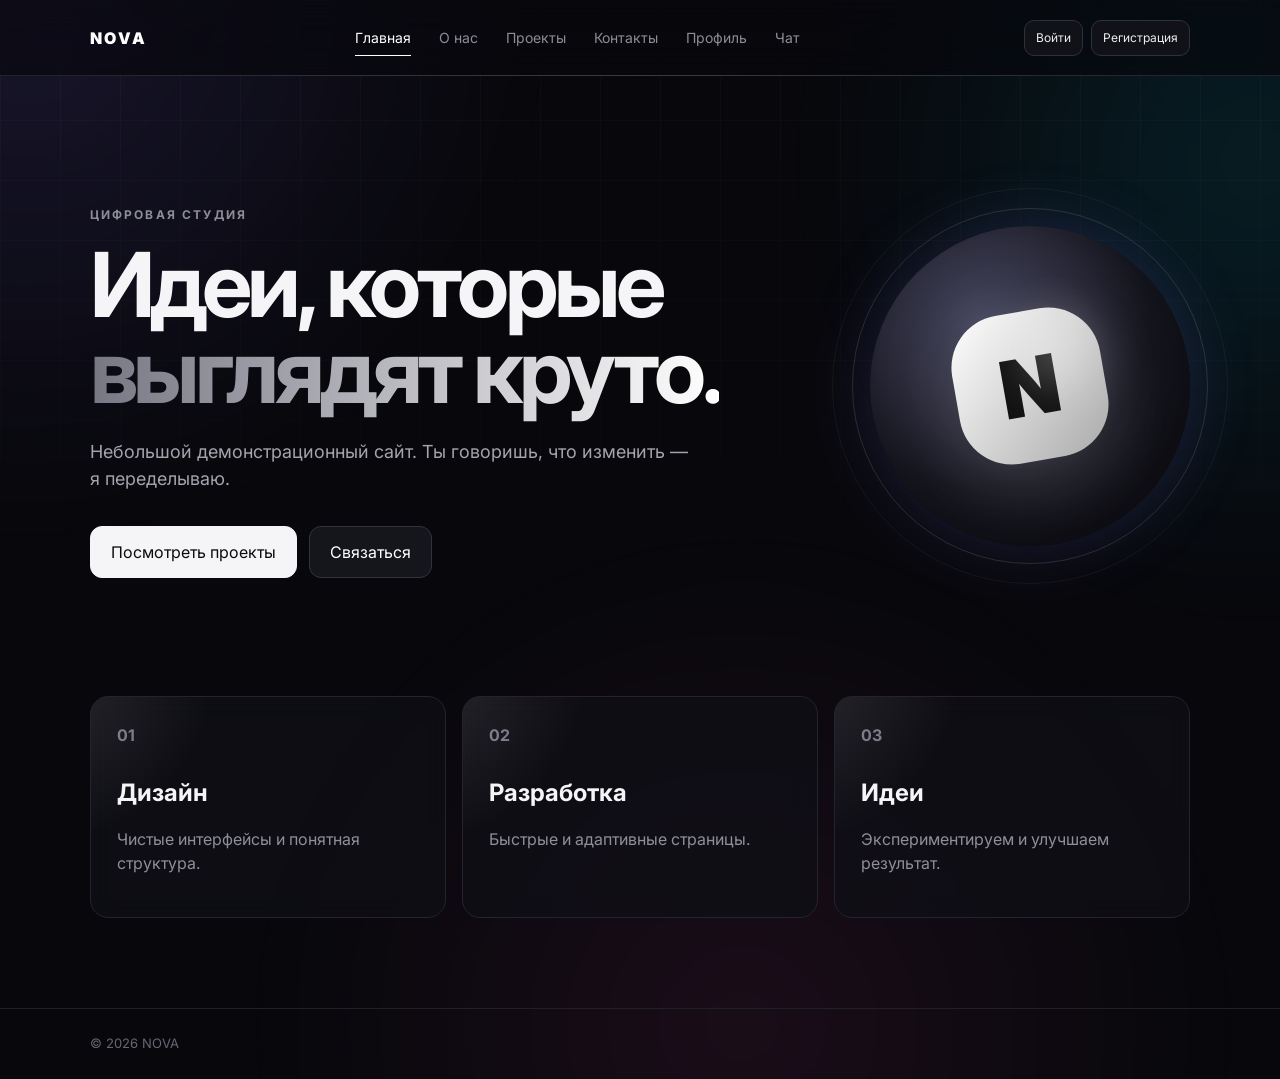
<file: index.html>
<!doctype html>
<html lang="ru">
<head>
  <meta charset="utf-8">
  <meta name="viewport" content="width=device-width,initial-scale=1">
  <title>Nova — Главная</title>
  <link rel="stylesheet" href="style.css">
</head>
<body>
<header class="header"><a class="logo" href="index.html">NOVA</a>
<nav><a class="active" href="index.html">Главная</a><a href="about.html">О нас</a><a href="projects.html">Проекты</a><a href="contact.html">Контакты</a><a href="profile.html">Профиль</a><a href="chat.html">Чат</a></nav>
</header>
<main>
<section class="hero">
  <div><p class="eyebrow">ЦИФРОВАЯ СТУДИЯ</p><h1>Идеи, которые<br><span>выглядят круто.</span></h1>
  <p class="lead">Небольшой демонстрационный сайт. Ты говоришь, что изменить — я переделываю.</p>
  <div class="buttons"><a class="btn primary" href="projects.html">Посмотреть проекты</a><a class="btn" href="contact.html">Связаться</a></div></div>
  <div class="orb"><div class="orb-inner">N</div></div>
</section>
<section class="cards"><article><b>01</b><h3>Дизайн</h3><p>Чистые интерфейсы и понятная структура.</p></article><article><b>02</b><h3>Разработка</h3><p>Быстрые и адаптивные страницы.</p></article><article><b>03</b><h3>Идеи</h3><p>Экспериментируем и улучшаем результат.</p></article></section>
</main>
<footer>© 2026 NOVA</footer>
<script src="effects.js"></script>
<script src="auth.js"></script>
</body></html>
</file>
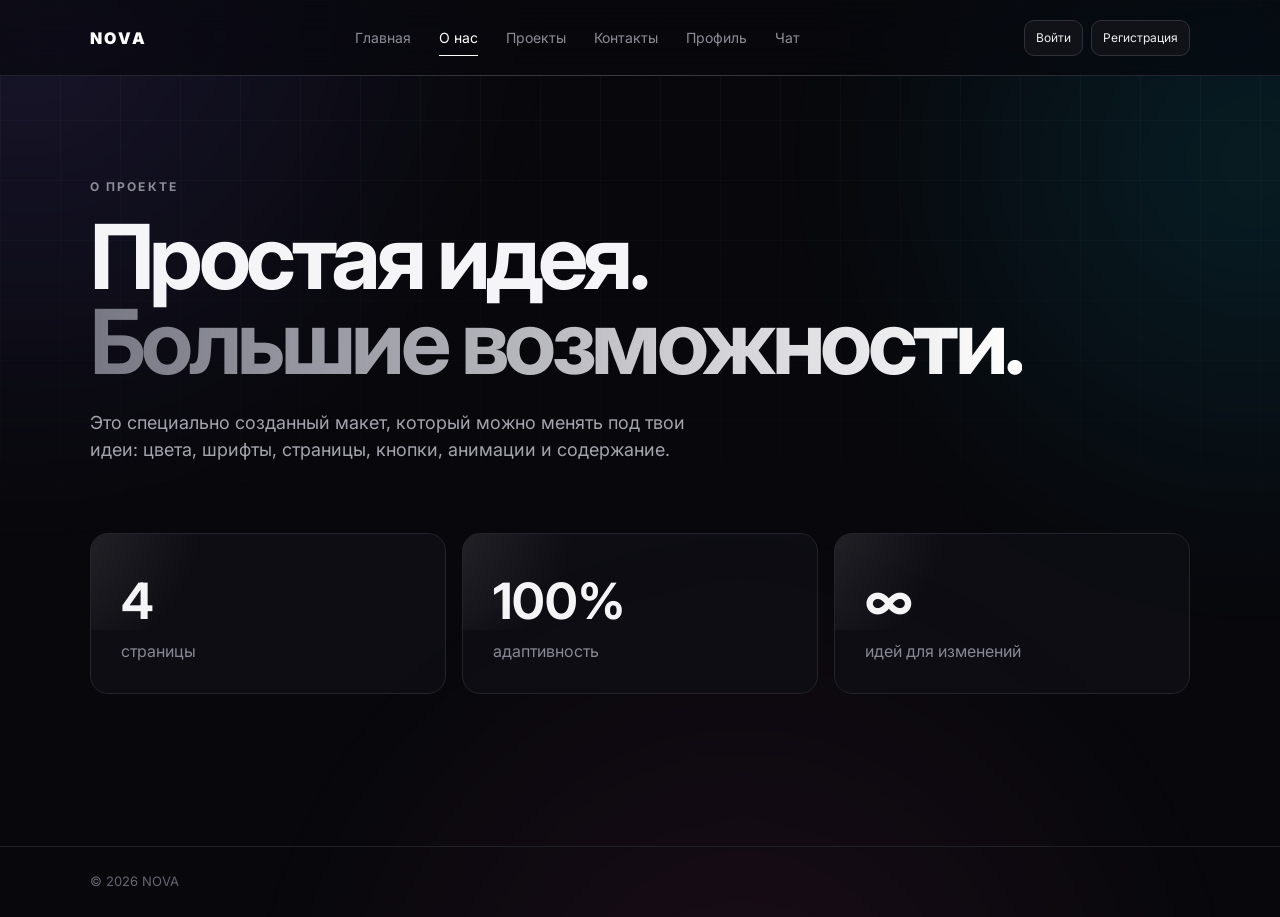
<file: about.html>
<!doctype html><html lang="ru"><head><meta charset="utf-8"><meta name="viewport" content="width=device-width,initial-scale=1"><title>Nova — О нас</title><link rel="stylesheet" href="style.css"></head><body>
<header class="header"><a class="logo" href="index.html">NOVA</a><nav><a href="index.html">Главная</a><a class="active" href="about.html">О нас</a><a href="projects.html">Проекты</a><a href="contact.html">Контакты</a><a href="profile.html">Профиль</a><a href="chat.html">Чат</a></nav></header>
<main class="page"><p class="eyebrow">О ПРОЕКТЕ</p><h1>Простая идея.<br><span>Большие возможности.</span></h1><p class="lead">Это специально созданный макет, который можно менять под твои идеи: цвета, шрифты, страницы, кнопки, анимации и содержание.</p>
<div class="info-grid"><div><strong>4</strong><span>страницы</span></div><div><strong>100%</strong><span>адаптивность</span></div><div><strong>∞</strong><span>идей для изменений</span></div></div></main><footer>© 2026 NOVA</footer><script src="effects.js"></script>
<script src="auth.js"></script>
</body></html>
</file>
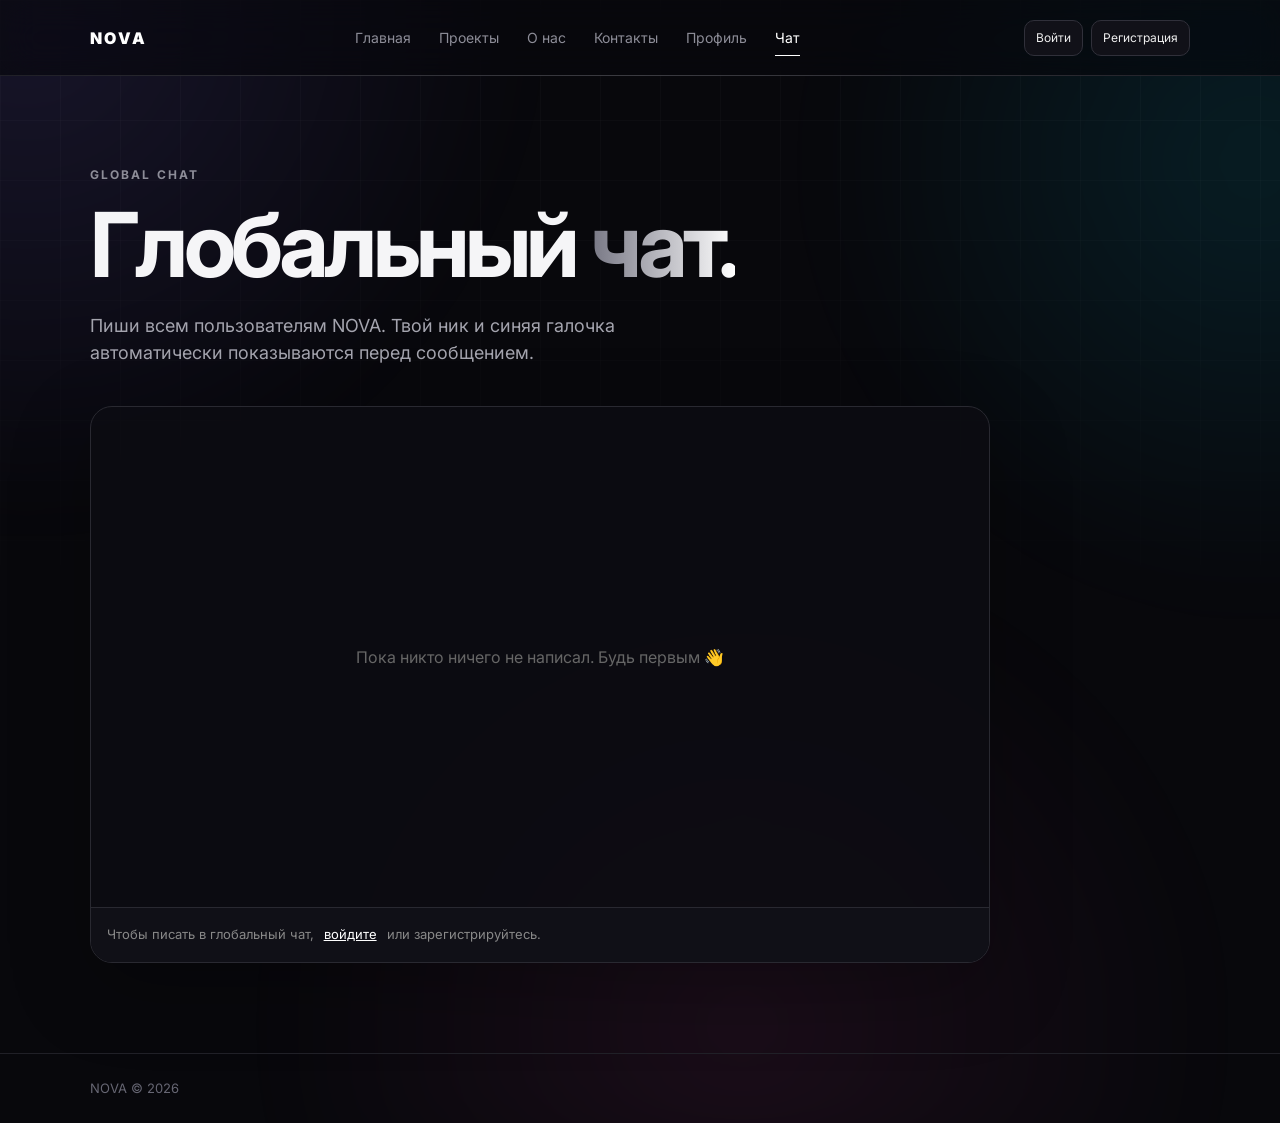
<file: chat.html>
<!doctype html><html lang="ru"><head><meta charset="utf-8"><meta name="viewport" content="width=device-width,initial-scale=1">
<title>NOVA — Глобальный чат</title><link rel="stylesheet" href="style.css"></head><body>
<header class="header"><a class="logo" href="index.html">NOVA</a><nav>
<a href="index.html">Главная</a><a href="projects.html">Проекты</a><a href="about.html">О нас</a><a href="contact.html">Контакты</a><a href="profile.html">Профиль</a><a class="active" href="chat.html">Чат</a></nav></header>
<main class="page"><div class="eyebrow">GLOBAL CHAT</div><h1>Глобальный <span>чат.</span></h1><p class="lead">Пиши всем пользователям NOVA. Твой ник и синяя галочка автоматически показываются перед сообщением.</p>
<section id="global-chat" class="global-chat">
<div id="global-chat-messages" class="chat-messages"></div>
<div class="chat-compose"><form id="chat-form"><input id="chat-input" maxlength="300" autocomplete="off"><button id="chat-send" class="btn primary" type="submit">Отправить</button></form></div>
</section></main><footer>NOVA © 2026</footer>
<script src="effects.js"></script><script src="auth.js"></script><script src="chat.js"></script></body></html>
</file>
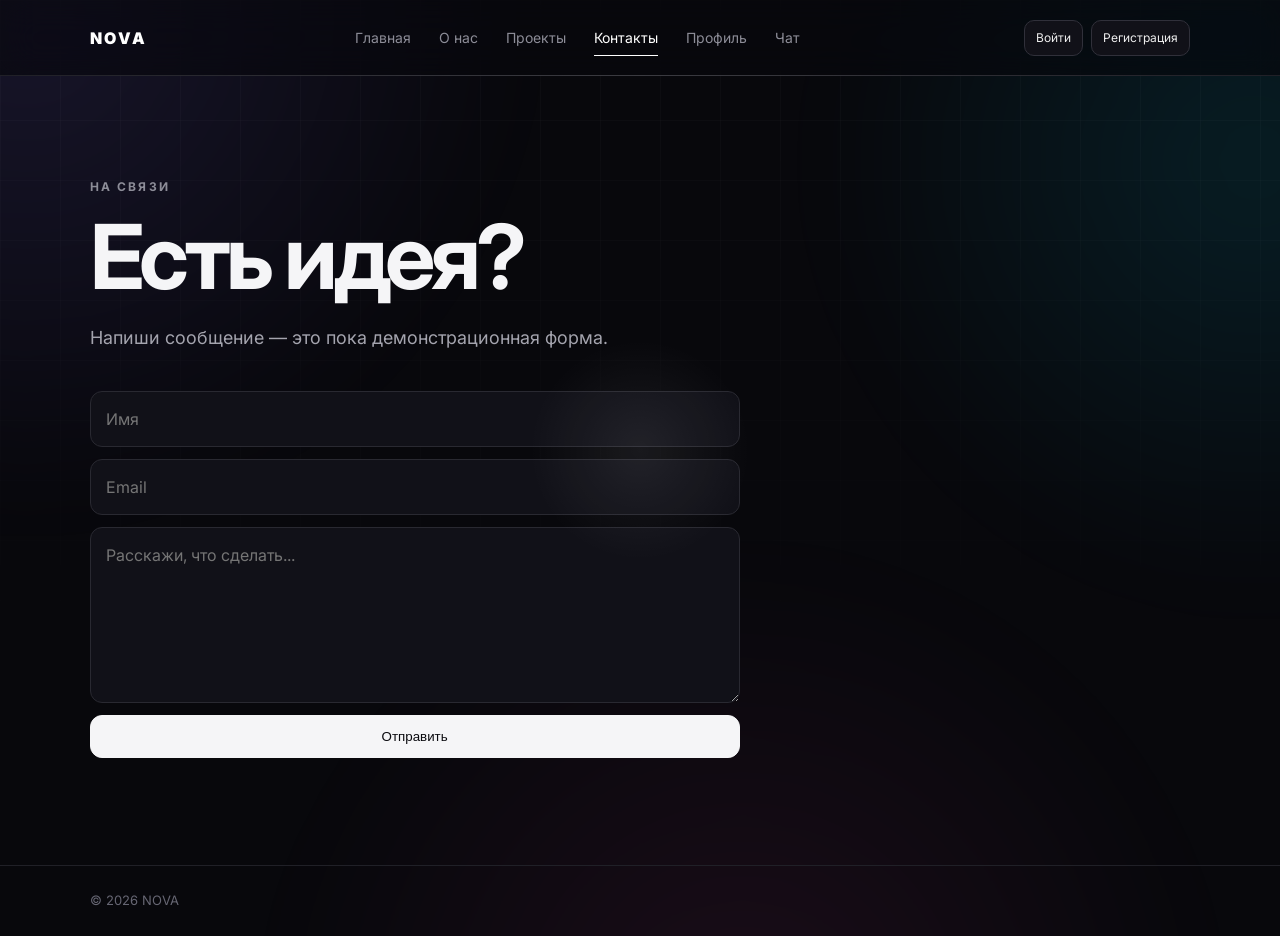
<file: contact.html>
<!doctype html><html lang="ru"><head><meta charset="utf-8"><meta name="viewport" content="width=device-width,initial-scale=1"><title>Nova — Контакты</title><link rel="stylesheet" href="style.css"></head><body>
<header class="header"><a class="logo" href="index.html">NOVA</a><nav><a href="index.html">Главная</a><a href="about.html">О нас</a><a href="projects.html">Проекты</a><a class="active" href="contact.html">Контакты</a><a href="profile.html">Профиль</a><a href="chat.html">Чат</a></nav></header>
<main class="page contact"><p class="eyebrow">НА СВЯЗИ</p><h1>Есть идея?</h1><p class="lead">Напиши сообщение — это пока демонстрационная форма.</p><form onsubmit="event.preventDefault(); document.querySelector('.success').textContent='Готово — сообщение отправлено!';"><input placeholder="Имя" required><input type="email" placeholder="Email" required><textarea placeholder="Расскажи, что сделать..." rows="6" required></textarea><button class="btn primary" type="submit">Отправить</button><div class="success"></div></form></main><footer>© 2026 NOVA</footer><script src="effects.js"></script>
<script src="auth.js"></script>
</body></html>
</file>
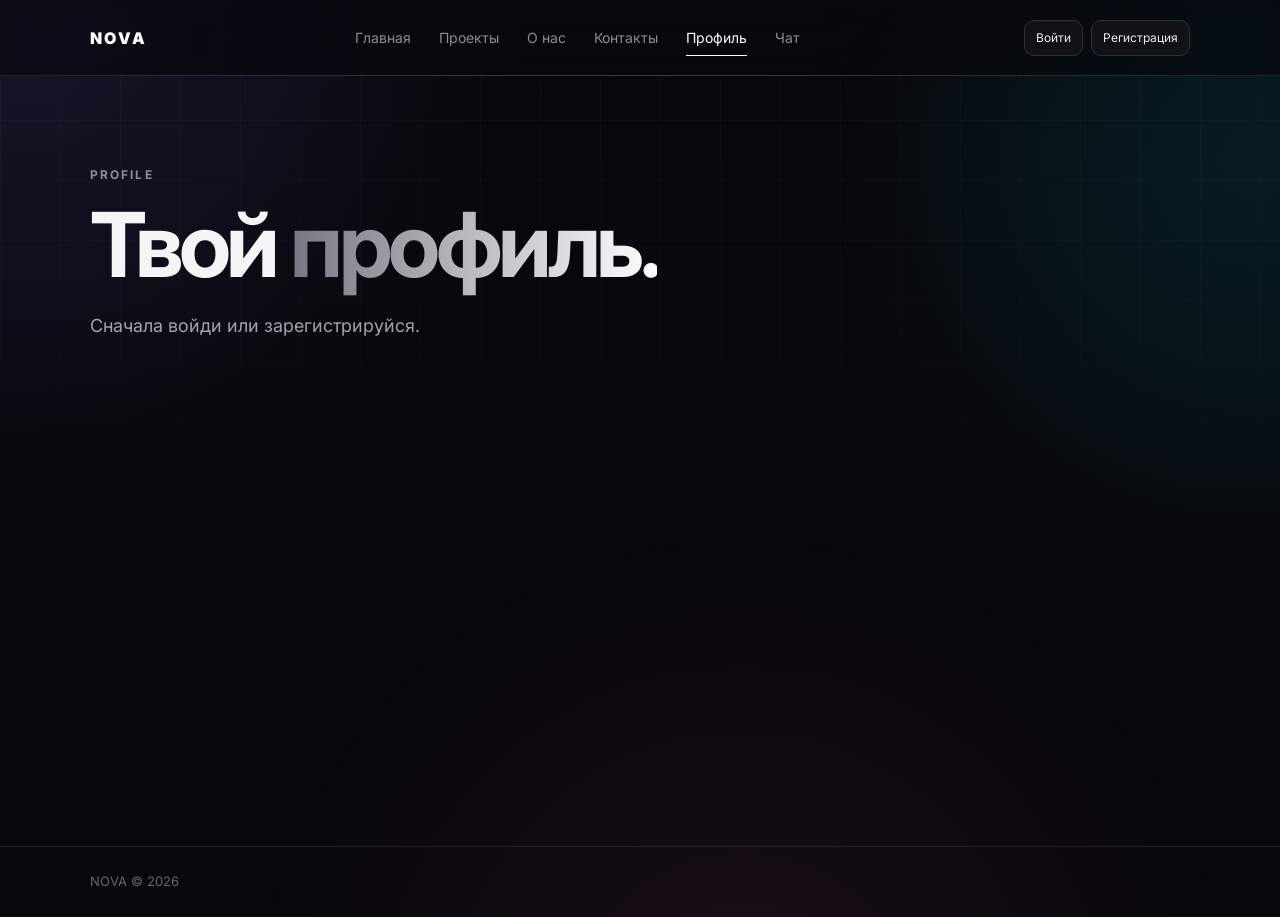
<file: profile.html>
<!doctype html><html lang="ru"><head><meta charset="utf-8"><meta name="viewport" content="width=device-width,initial-scale=1">
<title>NOVA — Профиль</title><link rel="stylesheet" href="style.css"></head><body>
<header class="header"><a class="logo" href="index.html">NOVA</a><nav>
<a href="index.html">Главная</a><a href="projects.html">Проекты</a><a href="about.html">О нас</a><a href="contact.html">Контакты</a><a class="active" href="profile.html">Профиль</a><a href="chat.html">Чат</a></nav></header>
<main class="page"><div class="eyebrow">PROFILE</div><h1>Твой <span>профиль.</span></h1><div id="profile"></div></main>
<footer>NOVA © 2026</footer>
<script src="effects.js"></script><script src="auth.js"></script><script>
document.addEventListener('DOMContentLoaded',()=>{
 const root=document.querySelector('#profile'),u=NOVA_USER.get();
 if(!u){root.innerHTML='<p class="lead">Сначала войди или зарегистрируйся.</p>';return}
 const avatar=u.avatar ? '<img class="profile-avatar" src="'+u.avatar+'" alt="Аватар">' : '<div class="avatar">'+u.nickname[0].toUpperCase()+'</div>';
 root.innerHTML='<section class="profile-card">'+avatar+
 '<h2>'+u.nickname+' '+(u.verified?'<b class="verified big" title="Подтверждённый профиль">✓</b>':'')+'</h2>'+
 '<p class="lead">@'+u.nickname.toLowerCase()+'</p>'+
 '<div class="avatar-controls"><label class="btn primary avatar-label" for="avatar-file">Выбрать аватарку</label><input id="avatar-file" type="file" accept="image/png,image/jpeg,image/webp,image/gif"></div>'+
 '<div class="profile-actions"><button class="btn primary" id="verify">Выдать себе галочку</button><button class="btn" id="logout">Выйти</button></div>'+
 '<p class="note">Аватарка хранится локально в этом браузере и показывается в профиле и глобальном чате.</p></section>';

 document.querySelector('#avatar-file').onchange=e=>{
   const file=e.target.files[0]; if(!file)return;
   if(file.size>2*1024*1024){alert('Аватарка должна быть не больше 2 МБ.');e.target.value='';return}
   const reader=new FileReader();
   reader.onload=()=>{
     const accounts=NOVA_USER.accounts(); accounts[u.id].avatar=reader.result; NOVA_USER.save(accounts); location.reload();
   };
   reader.readAsDataURL(file);
 };
 document.querySelector('#verify').onclick=()=>{
   const accounts=NOVA_USER.accounts(); accounts[u.id].verified=true; NOVA_USER.save(accounts); location.reload();
 };
 document.querySelector('#logout').onclick=()=>{localStorage.removeItem('nova_session_v1');location.reload()};
});
</script></body></html>
</file>
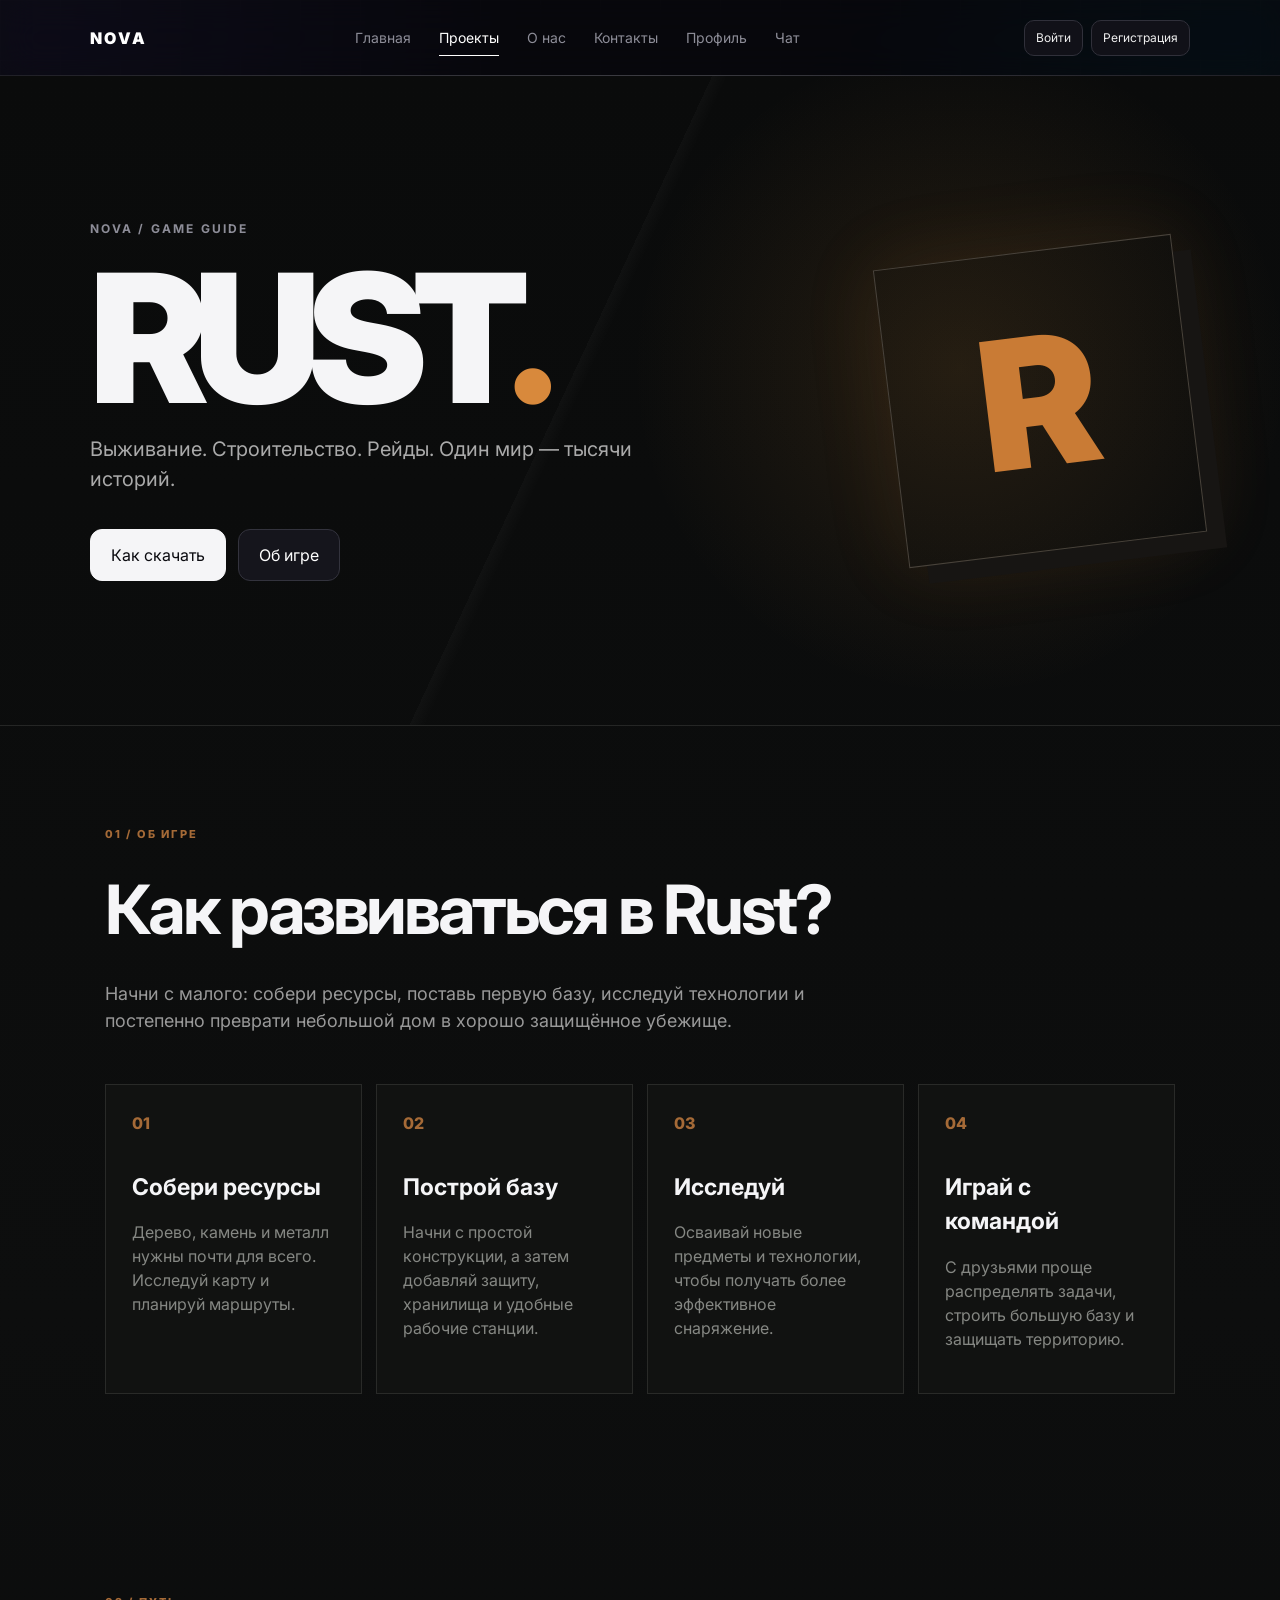
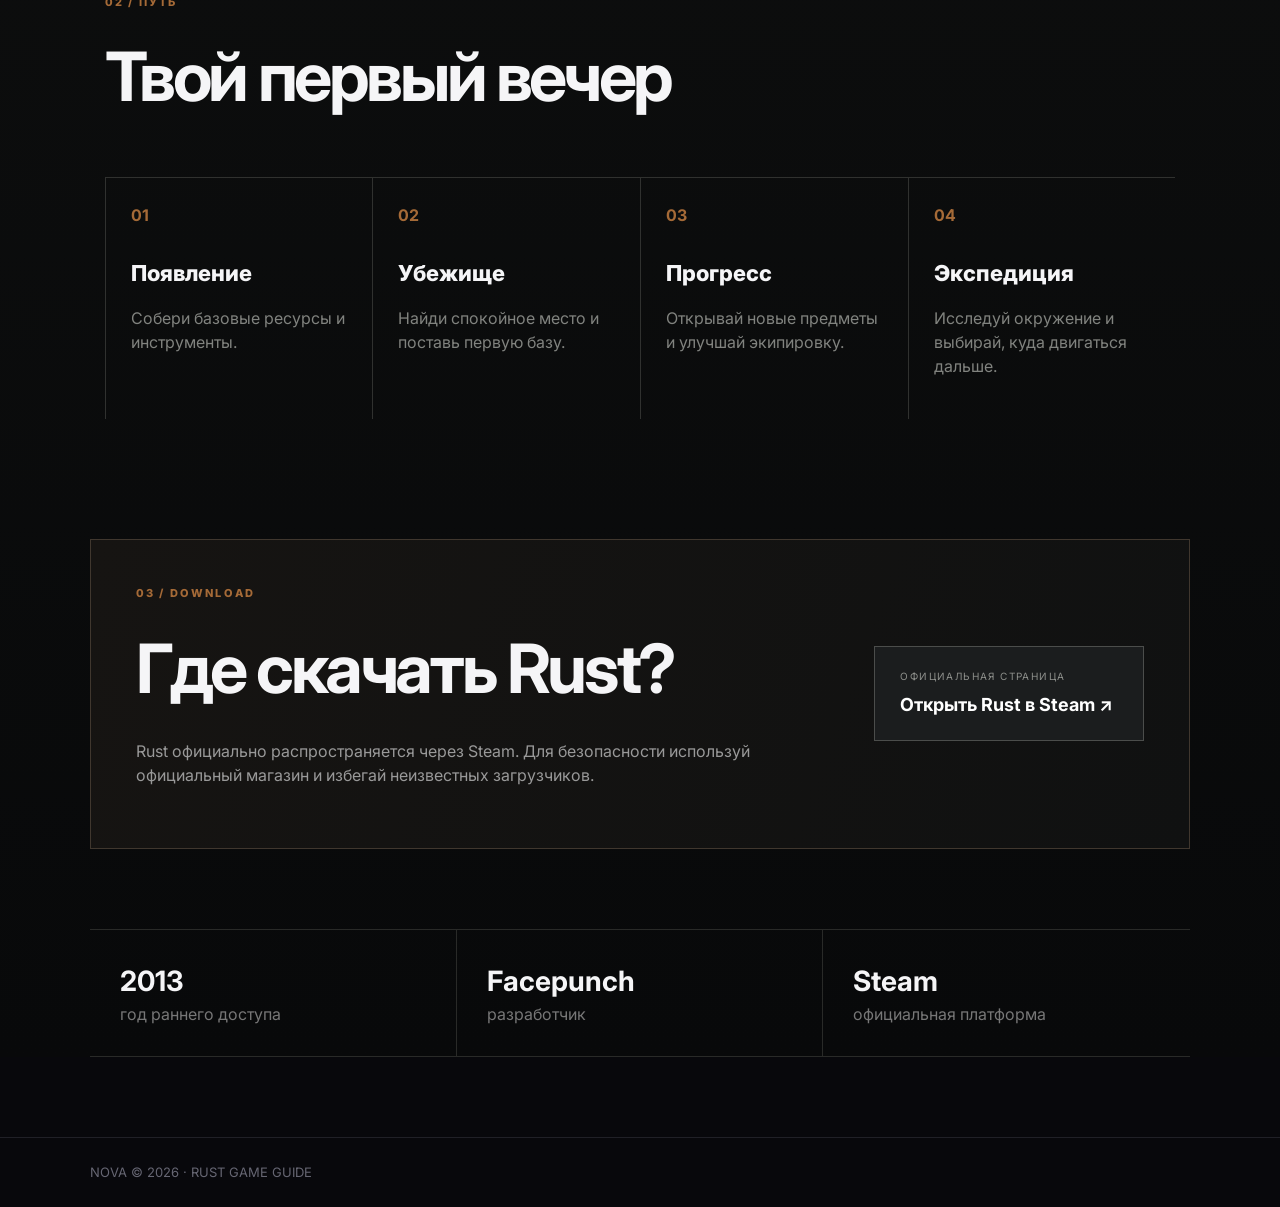
<file: projects.html>
<!doctype html><html lang="ru"><head><meta charset="utf-8"><meta name="viewport" content="width=device-width,initial-scale=1">
<title>NOVA — Rust</title><link rel="stylesheet" href="style.css"></head><body>
<header class="header"><a class="logo" href="index.html">NOVA</a><nav>
<a href="index.html">Главная</a><a class="active" href="projects.html">Проекты</a><a href="about.html">О нас</a><a href="contact.html">Контакты</a><a href="profile.html">Профиль</a><a href="chat.html">Чат</a></nav></header>

<main class="rust-page">
<section class="rust-hero">
  <div class="rust-hero-content">
    <div class="eyebrow">NOVA / GAME GUIDE</div>
    <h1>RUST<span>.</span></h1>
    <p>Выживание. Строительство. Рейды. Один мир — тысячи историй.</p>
    <div class="rust-buttons">
      <a class="btn primary" href="#download">Как скачать</a>
      <a class="btn" href="#about-rust">Об игре</a>
    </div>
  </div>
  <div class="rust-symbol">R</div>
</section>

<section id="about-rust" class="rust-section">
  <div class="section-kicker">01 / ОБ ИГРЕ</div>
  <h2>Как развиваться в Rust?</h2>
  <p class="rust-intro">Начни с малого: собери ресурсы, поставь первую базу, исследуй технологии и постепенно преврати небольшой дом в хорошо защищённое убежище.</p>
  <div class="rust-cards">
    <article><span>01</span><h3>Собери ресурсы</h3><p>Дерево, камень и металл нужны почти для всего. Исследуй карту и планируй маршруты.</p></article>
    <article><span>02</span><h3>Построй базу</h3><p>Начни с простой конструкции, а затем добавляй защиту, хранилища и удобные рабочие станции.</p></article>
    <article><span>03</span><h3>Исследуй</h3><p>Осваивай новые предметы и технологии, чтобы получать более эффективное снаряжение.</p></article>
    <article><span>04</span><h3>Играй с командой</h3><p>С друзьями проще распределять задачи, строить большую базу и защищать территорию.</p></article>
  </div>
</section>

<section class="rust-section">
  <div class="section-kicker">02 / ПУТЬ</div>
  <h2>Твой первый вечер</h2>
  <div class="timeline">
    <div><b>01</b><span>Появление</span><p>Собери базовые ресурсы и инструменты.</p></div>
    <div><b>02</b><span>Убежище</span><p>Найди спокойное место и поставь первую базу.</p></div>
    <div><b>03</b><span>Прогресс</span><p>Открывай новые предметы и улучшай экипировку.</p></div>
    <div><b>04</b><span>Экспедиция</span><p>Исследуй окружение и выбирай, куда двигаться дальше.</p></div>
  </div>
</section>

<section id="download" class="rust-download">
  <div>
    <div class="section-kicker">03 / DOWNLOAD</div>
    <h2>Где скачать Rust?</h2>
    <p>Rust официально распространяется через Steam. Для безопасности используй официальный магазин и избегай неизвестных загрузчиков.</p>
  </div>
  <a class="steam-btn" href="https://store.steampowered.com/app/252490/Rust/" target="_blank" rel="noopener noreferrer">
    <small>ОФИЦИАЛЬНАЯ СТРАНИЦА</small><strong>Открыть Rust в Steam ↗</strong>
  </a>
</section>

<section class="rust-facts">
  <div><strong>2013</strong><span>год раннего доступа</span></div>
  <div><strong>Facepunch</strong><span>разработчик</span></div>
  <div><strong>Steam</strong><span>официальная платформа</span></div>
</section>
</main>
<footer>NOVA © 2026 · RUST GAME GUIDE</footer>
<script src="effects.js"></script><script src="auth.js"></script></body></html>
</file>
<file: style.css>
@import url('https://fonts.googleapis.com/css2?family=Inter:wght@400;500;600;700;800;900&display=swap');

*{box-sizing:border-box}
html{scroll-behavior:smooth}
body{
  margin:0;background:#08080c;color:#f5f5f7;font-family:Inter,Arial,sans-serif;
  line-height:1.5;overflow-x:hidden;
}
body::before{
  content:"";position:fixed;inset:-30%;z-index:-3;pointer-events:none;
  background:
    radial-gradient(circle at 20% 20%,rgba(130,110,255,.13),transparent 25%),
    radial-gradient(circle at 80% 30%,rgba(0,220,255,.10),transparent 23%),
    radial-gradient(circle at 55% 90%,rgba(255,80,180,.08),transparent 28%);
  filter:blur(40px);animation:bgDrift 16s ease-in-out infinite alternate;
}
body::after{
  content:"";position:fixed;inset:0;z-index:-2;pointer-events:none;opacity:.07;
  background-image:linear-gradient(rgba(255,255,255,.4) 1px,transparent 1px),
                   linear-gradient(90deg,rgba(255,255,255,.4) 1px,transparent 1px);
  background-size:60px 60px;mask-image:linear-gradient(to bottom,black,transparent 85%);
}
::selection{background:#fff;color:#08080c}
a,button{transition:transform .25s ease,box-shadow .25s ease,background .25s ease,color .25s ease,border-color .25s ease}
.header{
  height:76px;display:flex;align-items:center;justify-content:space-between;padding:0 7%;
  border-bottom:1px solid #202027;position:sticky;top:0;background:rgba(8,8,12,.68);
  backdrop-filter:blur(18px) saturate(140%);z-index:20;
}
.header::after{
  content:"";position:absolute;bottom:-1px;left:0;width:100%;height:1px;
  background:linear-gradient(90deg,transparent,#fff,transparent);opacity:.12;
}
.logo{font-weight:900;letter-spacing:.16em;color:white;text-decoration:none;position:relative}
.logo::after{content:"";position:absolute;left:0;bottom:-7px;width:0;height:2px;background:#fff;transition:width .35s ease}
.logo:hover::after{width:100%}
nav{display:flex;gap:28px}
nav a{color:#8d8d98;text-decoration:none;font-size:14px;position:relative;padding:8px 0}
nav a::after{content:"";position:absolute;left:50%;bottom:0;width:0;height:1px;background:#fff;transition:.3s ease}
nav a:hover,nav .active{color:#fff}
nav a:hover::after,nav .active::after{left:0;width:100%}

.hero{
  min-height:620px;padding:90px 7%;display:flex;align-items:center;justify-content:space-between;
  gap:50px;position:relative;
}
.hero>div:first-child{animation:heroIn .9s cubic-bezier(.2,.8,.2,1) both}
.eyebrow{color:#8d8d98;letter-spacing:.18em;font-size:12px;font-weight:700}
.hero h1,.page h1{
  font-size:clamp(48px,7vw,92px);line-height:.95;margin:18px 0 25px;letter-spacing:-.05em;
}
.hero h1 span,.page h1 span{
  color:#8d8d98;
  background:linear-gradient(90deg,#777784,#fff,#777784);background-size:200% auto;
  -webkit-background-clip:text;background-clip:text;-webkit-text-fill-color:transparent;
  animation:shine 5s linear infinite;
}
.lead{color:#a4a4ae;max-width:600px;font-size:18px}
.buttons{display:flex;gap:12px;margin-top:34px;flex-wrap:wrap}
.btn{
  display:inline-block;padding:13px 20px;border:1px solid #33333d;border-radius:12px;color:white;
  text-decoration:none;background:#15151c;cursor:pointer;position:relative;overflow:hidden;
}
.btn::before{
  content:"";position:absolute;inset:0;transform:translateX(-110%);
  background:linear-gradient(100deg,transparent,rgba(255,255,255,.22),transparent);
  transition:transform .55s ease;
}
.btn:hover::before{transform:translateX(110%)}
.btn:hover{transform:translateY(-3px);box-shadow:0 14px 35px rgba(0,0,0,.35);border-color:#666}
.btn.primary{background:#f5f5f7;color:#0b0b10;border-color:#f5f5f7}

.orb{
  width:320px;height:320px;border-radius:50%;display:grid;place-items:center;position:relative;
  background:radial-gradient(circle at 35% 30%,#45455d,#171721 55%,#0e0e14);
  box-shadow:0 0 70px rgba(130,120,255,.18),inset -20px -20px 50px rgba(0,0,0,.35);
  animation:float 5s ease-in-out infinite, orbGlow 3s ease-in-out infinite alternate;
}
.orb::before,.orb::after{
  content:"";position:absolute;border-radius:50%;inset:-18px;border:1px solid rgba(255,255,255,.12);
}
.orb::before{animation:spin 10s linear infinite}
.orb::after{inset:-38px;border-color:rgba(255,255,255,.05);animation:spinReverse 15s linear infinite}
.orb-inner{
  width:150px;height:150px;border-radius:35%;display:grid;place-items:center;
  background:linear-gradient(135deg,#fff,#aaa);color:#111;font-size:80px;font-weight:900;
  transform:rotate(-10deg);box-shadow:0 20px 70px rgba(255,255,255,.15);
  animation:innerFloat 4s ease-in-out infinite;
}
.orb-inner::after{
  content:"";position:absolute;width:55px;height:55px;border-radius:50%;
  background:#fff;filter:blur(25px);opacity:.4;transform:translate(30px,-30px);
}

.cards{display:grid;grid-template-columns:repeat(3,1fr);gap:16px;padding:0 7% 90px}
.cards article,.info-grid div{
  border:1px solid #24242c;border-radius:18px;padding:26px;background:rgba(16,16,23,.72);
  backdrop-filter:blur(12px);position:relative;overflow:hidden;
  transition:transform .35s cubic-bezier(.2,.8,.2,1),border-color .35s,box-shadow .35s;
}
.cards article::before,.info-grid div::before{
  content:"";position:absolute;inset:-100% 40% 40% -100%;
  background:radial-gradient(circle,rgba(255,255,255,.14),transparent 60%);
  transition:transform .5s ease;
}
.cards article:hover,.info-grid div:hover{
  transform:translateY(-9px);border-color:#555563;box-shadow:0 22px 60px rgba(0,0,0,.28);
}
.cards article:hover::before,.info-grid div:hover::before{transform:translate(100%,100%)}
.cards b{color:#777784}
.cards h3{font-size:24px;margin:28px 0 8px}
.cards p{color:#8f8f9a}

.page{padding:90px 7%;min-height:calc(100vh - 130px)}
.page>*{animation:reveal .7s ease both}
.page .eyebrow{animation-delay:.05s}.page h1{animation-delay:.12s}.page .lead{animation-delay:.18s}
.info-grid{display:grid;grid-template-columns:repeat(3,1fr);gap:16px;margin-top:70px}
.info-grid div{padding:30px}
.info-grid strong,.info-grid span{display:block}
.info-grid strong{font-size:50px}
.info-grid span{color:#888894}

.project-grid{display:grid;grid-template-columns:repeat(3,1fr);gap:18px;margin-top:50px}
.project{
  height:330px;border-radius:22px;padding:28px;display:flex;flex-direction:column;justify-content:flex-end;
  overflow:hidden;position:relative;border:1px solid rgba(255,255,255,.08);
  transition:transform .45s cubic-bezier(.2,.8,.2,1),box-shadow .45s,border-color .45s;
}
.project::before{
  content:"";position:absolute;inset:-50%;background:radial-gradient(circle,rgba(255,255,255,.2),transparent 30%);
  transform:translate(-25%,-25%);opacity:0;transition:.5s ease;
}
.project::after{
  content:"";position:absolute;inset:0;background:linear-gradient(180deg,transparent 35%,rgba(0,0,0,.7));
}
.project>*{position:relative;z-index:1}
.project:hover{transform:translateY(-10px) scale(1.015);box-shadow:0 30px 80px rgba(0,0,0,.4);border-color:rgba(255,255,255,.22)}
.project:hover::before{opacity:1;transform:translate(15%,15%)}
.project span{color:#bbb}.project h2{font-size:38px;margin:8px 0 0}.project p{margin:0;color:#ccc}
.p1{background:linear-gradient(145deg,#34344b,#151522)}.p2{background:linear-gradient(145deg,#4a4032,#191612)}.p3{background:linear-gradient(145deg,#293f3c,#101918)}

form{max-width:650px;margin-top:40px;display:grid;gap:12px}
input,textarea{
  width:100%;padding:15px;border:1px solid #292931;border-radius:12px;background:#111118;color:#fff;
  font:inherit;resize:vertical;outline:none;transition:.3s ease;
}
input:focus,textarea:focus{border-color:#777;box-shadow:0 0 0 4px rgba(255,255,255,.05),0 10px 35px rgba(0,0,0,.25);transform:translateY(-2px)}
.success{color:#9fe3a7;margin-top:5px}
footer{padding:25px 7%;border-top:1px solid #202027;color:#666673;font-size:13px;position:relative}
.reveal{opacity:0;transform:translateY(24px);transition:opacity .7s ease,transform .7s ease}
.reveal.visible{opacity:1;transform:none}
.cursor-glow{
  position:fixed;width:240px;height:240px;border-radius:50%;pointer-events:none;z-index:0;
  background:radial-gradient(circle,rgba(255,255,255,.07),transparent 65%);transform:translate(-50%,-50%);
  mix-blend-mode:screen;opacity:0;transition:opacity .3s;
}
body:hover .cursor-glow{opacity:1}
.ripple{position:absolute;border-radius:50%;background:rgba(255,255,255,.35);transform:scale(0);animation:ripple .6s linear;pointer-events:none}

@keyframes heroIn{from{opacity:0;transform:translateY(30px)}to{opacity:1;transform:none}}
@keyframes reveal{from{opacity:0;transform:translateY(25px)}to{opacity:1;transform:none}}
@keyframes float{50%{transform:translateY(-14px) rotate(2deg)}}
@keyframes innerFloat{50%{transform:rotate(-7deg) scale(1.04) translateY(-7px)}}
@keyframes orbGlow{from{filter:drop-shadow(0 0 10px rgba(140,130,255,.05))}to{filter:drop-shadow(0 0 35px rgba(140,130,255,.22))}}
@keyframes spin{to{transform:rotate(360deg)}}@keyframes spinReverse{to{transform:rotate(-360deg)}}
@keyframes shine{to{background-position:200% center}}
@keyframes bgDrift{to{transform:translate(4%, -3%) scale(1.08)}}
@keyframes ripple{to{transform:scale(4);opacity:0}}

@media(max-width:800px){
  nav{gap:12px}nav a{font-size:12px}.hero{padding-top:60px;flex-direction:column;align-items:flex-start}
  .orb{width:220px;height:220px}.orb-inner{width:110px;height:110px;font-size:58px}
  .cards,.project-grid,.info-grid{grid-template-columns:1fr}.page{padding-top:60px}
}
@media(prefers-reduced-motion:reduce){
  *,*::before,*::after{animation-duration:.001ms!important;animation-iteration-count:1!important;
  scroll-behavior:auto!important;transition-duration:.001ms!important}
}

.user-area{display:flex;align-items:center;gap:8px;margin-left:18px}
.user-area button{font:inherit;font-size:12px;border:1px solid #30303a;background:#111118;color:#eee;border-radius:10px;padding:8px 11px;cursor:pointer}
.user-area button:hover{transform:translateY(-2px);border-color:#666}
.user-pill{display:flex!important;gap:7px;align-items:center}
.verified{display:inline-grid;place-items:center;width:19px;height:19px;border-radius:50%;background:#fff;color:#111;font-size:12px;font-weight:900;vertical-align:middle}
.verified.big{width:28px;height:28px;font-size:17px}
.auth-overlay{position:fixed;inset:0;background:rgba(0,0,0,.65);backdrop-filter:blur(12px);display:none;align-items:center;justify-content:center;z-index:100;padding:20px}
.auth-overlay.open{display:flex}
.auth-modal{width:min(440px,100%);background:#101017;border:1px solid #33333d;border-radius:22px;padding:28px;box-shadow:0 30px 100px rgba(0,0,0,.55);position:relative;animation:reveal .3s ease}
.auth-close{position:absolute;right:16px;top:12px;background:none;border:0;color:#aaa;font-size:28px;cursor:pointer}
.auth-tabs{display:flex;gap:6px;margin-bottom:25px}
.auth-tabs button{flex:1;padding:11px;border:1px solid #292931;background:#16161d;color:#999;border-radius:10px;cursor:pointer}
.auth-tabs button.selected{color:#111;background:#fff;border-color:#fff}
.auth-form{display:grid;gap:12px}.auth-form h2{margin:0;font-size:28px}.auth-form p{color:#888;margin:0 0 8px}.auth-form.hidden{display:none}
.auth-error{color:#ff9696;font-size:13px;min-height:18px}
.profile-card{max-width:700px;margin-top:45px;border:1px solid #292931;border-radius:22px;padding:35px;background:rgba(16,16,23,.8);box-shadow:0 25px 80px rgba(0,0,0,.25)}
.avatar{width:88px;height:88px;border-radius:25px;background:linear-gradient(135deg,#fff,#777);color:#111;display:grid;place-items:center;font-size:40px;font-weight:900;margin-bottom:20px}
.profile-card h2{font-size:38px;margin:0 0 5px}.profile-actions{display:flex;gap:10px;flex-wrap:wrap;margin-top:25px}.note{color:#777;font-size:12px;margin-top:25px}
@media(max-width:800px){.header{padding:0 5%;flex-wrap:wrap;height:auto;min-height:76px;padding-top:10px;padding-bottom:10px}.user-area{margin-left:0}nav{flex-wrap:wrap}}

/* NOVA blue wavy verification badge */
.verified{
  position:relative;
  display:inline-grid;
  place-items:center;
  width:20px;height:20px;
  border-radius:50%;
  background:#1687ff;
  color:#fff;
  font-size:12px;
  font-weight:900;
  line-height:1;
  box-shadow:0 2px 10px rgba(22,135,255,.45);
  overflow:hidden;
  transform:rotate(-2deg);
}
.verified::before,
.verified::after{
  content:"";
  position:absolute;
  width:150%;
  height:55%;
  left:-25%;
  border:1px solid rgba(255,255,255,.32);
  border-radius:50%;
  pointer-events:none;
}
.verified::before{top:-20%;transform:rotate(18deg)}
.verified::after{bottom:-22%;transform:rotate(-18deg)}
.verified.big{width:30px;height:30px;font-size:17px}

.global-chat{max-width:900px;margin-top:40px;border:1px solid #292931;border-radius:22px;background:rgba(13,13,19,.82);overflow:hidden;box-shadow:0 25px 80px rgba(0,0,0,.25)}
.chat-messages{height:500px;overflow:auto;padding:20px}
.chat-message{display:flex;gap:12px;padding:15px 8px;border-bottom:1px solid #202027;animation:reveal .35s ease}
.chat-avatar{width:42px;height:42px;flex:0 0 42px;border-radius:13px;background:linear-gradient(135deg,#fff,#777);color:#111;display:grid;place-items:center;font-weight:900}
.chat-body{min-width:0;flex:1}.chat-meta{display:flex;align-items:center;gap:7px;flex-wrap:wrap}
.chat-meta strong{font-size:14px}.chat-meta time{color:#666;font-size:11px;margin-left:2px}
.chat-check{width:18px;height:18px;font-size:11px}
.chat-text{color:#ddd;word-break:break-word;margin-top:3px}
.chat-empty{height:100%;display:grid;place-items:center;color:#666}
.chat-compose{padding:16px;border-top:1px solid #292931;background:#101017}
#chat-form{display:flex;gap:10px}
#chat-input{flex:1;min-width:0}
.chat-login-note{margin:0;color:#888;font-size:13px}.chat-inline-login{border:0;background:none;color:#fff;text-decoration:underline;cursor:pointer;font:inherit}

.profile-avatar,.avatar{width:110px;height:110px;border-radius:28px;object-fit:cover;margin-bottom:20px}
.avatar{background:linear-gradient(135deg,#fff,#777);color:#111;display:grid;place-items:center;font-size:48px;font-weight:900}
.avatar-controls{display:flex;align-items:center;gap:10px;margin-top:18px}
#avatar-file{display:none}
.avatar-label{cursor:pointer}
.mini-avatar{width:26px;height:26px;border-radius:9px;object-fit:cover;display:inline-block;vertical-align:middle}
.mini-avatar.fallback{background:linear-gradient(135deg,#fff,#777);color:#111;display:inline-grid;place-items:center;font-size:12px;font-weight:900}
.chat-avatar{overflow:hidden}
.chat-avatar img{width:100%;height:100%;object-fit:cover}

.rust-page{background:linear-gradient(180deg,#0a0b0b 0%,#0d0e0e 48%,#08090a 100%);min-height:100vh}
.rust-hero{min-height:650px;padding:100px 7%;display:flex;align-items:center;justify-content:space-between;position:relative;overflow:hidden;border-bottom:1px solid #252625}
.rust-hero::before{content:"";position:absolute;inset:0;background:radial-gradient(circle at 75% 45%,rgba(220,150,60,.13),transparent 32%),linear-gradient(115deg,transparent 45%,rgba(255,255,255,.025) 45%,transparent 46%);pointer-events:none}
.rust-hero-content{position:relative;z-index:2;max-width:720px;animation:heroIn .9s ease both}
.rust-hero h1{font-size:clamp(80px,14vw,190px);line-height:.8;letter-spacing:-.08em;margin:28px 0 25px;font-weight:900}
.rust-hero h1 span{color:#d8893c}
.rust-hero p{font-size:20px;color:#aaa;max-width:600px}
.rust-buttons{display:flex;gap:12px;margin-top:35px}
.rust-symbol{width:300px;height:300px;border:1px solid #49433b;display:grid;place-items:center;font-size:180px;font-weight:900;color:#c97b35;transform:rotate(-7deg);box-shadow:18px 18px 0 #171513,0 0 80px rgba(200,120,50,.12);animation:float 5s ease-in-out infinite}
.rust-section{padding:100px 7%;max-width:1250px;margin:auto}
.section-kicker{font-size:11px;letter-spacing:.2em;color:#a56a37;font-weight:800}
.rust-section h2,.rust-download h2{font-size:clamp(38px,6vw,68px);letter-spacing:-.05em;margin:15px 0 20px}
.rust-intro{max-width:800px;color:#999;font-size:18px}
.rust-cards{display:grid;grid-template-columns:repeat(4,1fr);gap:14px;margin-top:50px}
.rust-cards article{padding:26px;border:1px solid #292a28;background:#111211;min-height:230px;transition:.35s}
.rust-cards article:hover{transform:translateY(-8px);border-color:#80552f;box-shadow:0 25px 60px rgba(0,0,0,.3)}
.rust-cards span{color:#a56a37;font-weight:800}.rust-cards h3{font-size:23px;margin:35px 0 10px}.rust-cards p{color:#858783}
.timeline{display:grid;grid-template-columns:repeat(4,1fr);border-top:1px solid #30312f;margin-top:50px}
.timeline>div{padding:25px;border-left:1px solid #30312f;min-height:190px}
.timeline b{color:#a56a37}.timeline span{display:block;font-size:22px;font-weight:800;margin:30px 0 8px}.timeline p{color:#81837f}
.rust-download{margin:20px 7% 80px;padding:45px;border:1px solid #40372e;background:linear-gradient(110deg,#161412,#101111);display:flex;justify-content:space-between;align-items:center;gap:30px}
.rust-download p{max-width:650px;color:#999}
.steam-btn{min-width:270px;padding:22px 25px;text-decoration:none;color:#fff;background:#1b1d1e;border:1px solid #4b4d4b;display:flex;flex-direction:column;gap:7px;transition:.3s}
.steam-btn:hover{transform:translateY(-5px);border-color:#aaa;box-shadow:0 15px 45px rgba(0,0,0,.4)}
.steam-btn small{color:#8d8f8b;font-size:10px;letter-spacing:.14em}.steam-btn strong{font-size:18px}
.rust-facts{display:grid;grid-template-columns:repeat(3,1fr);margin:0 7% 80px;border-top:1px solid #292a28;border-bottom:1px solid #292a28}
.rust-facts div{padding:30px;border-right:1px solid #292a28}.rust-facts div:last-child{border:0}.rust-facts strong{display:block;font-size:28px}.rust-facts span{color:#777}
@media(max-width:900px){.rust-symbol{width:210px;height:210px;font-size:120px}.rust-cards,.timeline{grid-template-columns:repeat(2,1fr)}.rust-download{flex-direction:column;align-items:flex-start}}
@media(max-width:650px){.rust-hero{padding:70px 6%;min-height:620px}.rust-symbol{display:none}.rust-cards,.timeline,.rust-facts{grid-template-columns:1fr}.rust-download{margin-left:6%;margin-right:6%;padding:30px}.rust-facts{margin-left:6%;margin-right:6%}.rust-facts div{border-right:0;border-bottom:1px solid #292a28}}
</file>
